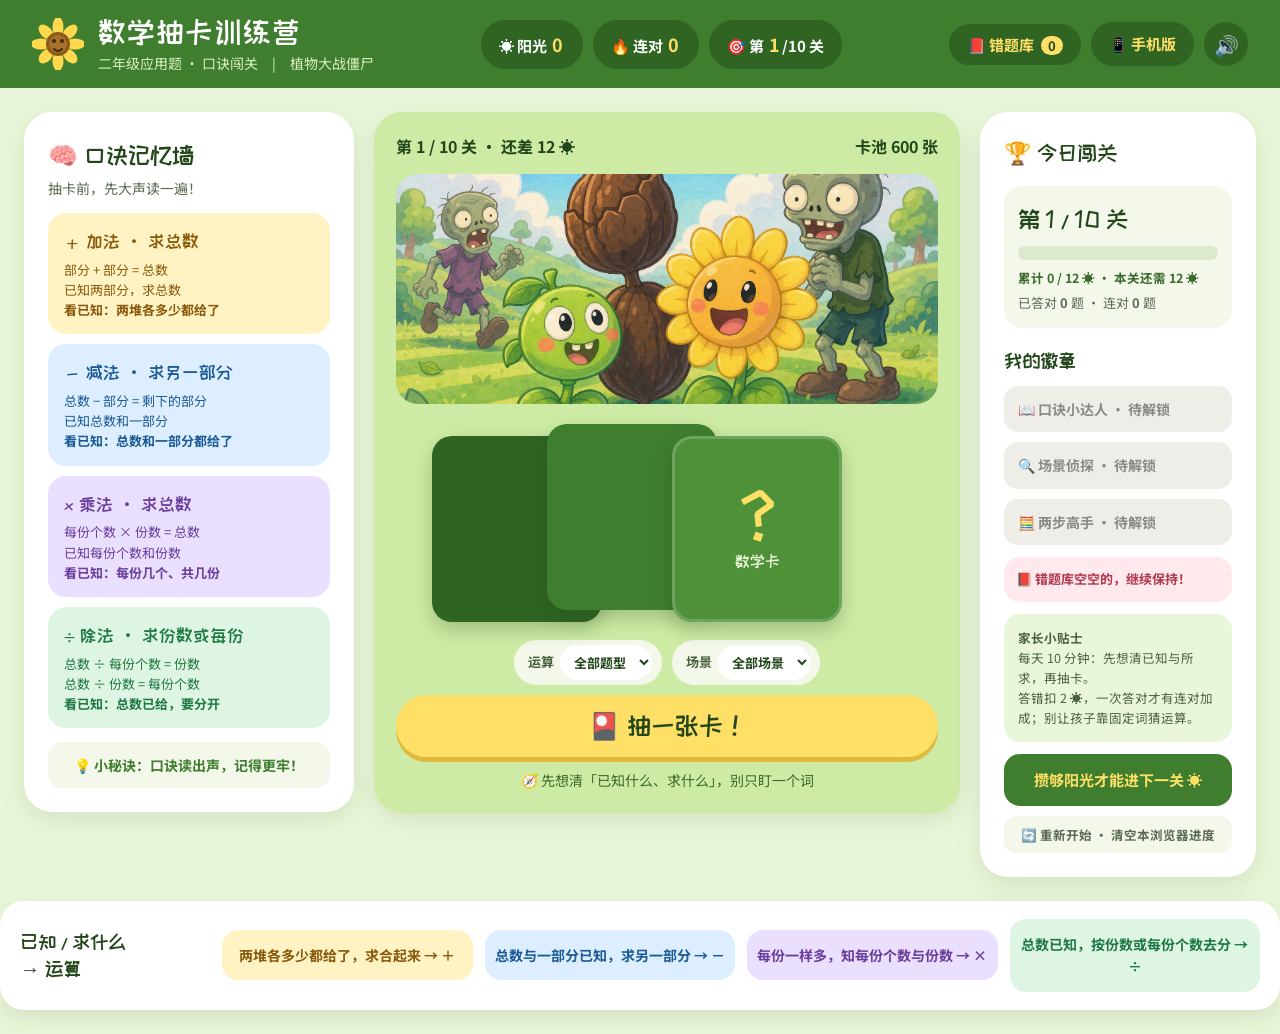
<file: index.html>
<!DOCTYPE html>
<html lang="zh-CN">
<head>
<meta charset="UTF-8">
<meta name="viewport" content="width=device-width, initial-scale=1">
<title>植物大战僵尸 · 数学抽卡训练营</title>
<link rel="preconnect" href="https://fonts.googleapis.com">
<link rel="preconnect" href="https://fonts.gstatic.com" crossorigin>
<link href="https://fonts.googleapis.com/css2?family=ZCOOL+KuaiLe&family=Noto+Sans+SC:wght@400;500;700;900&display=swap" rel="stylesheet">
<link rel="stylesheet" href="styles.css">
<script>
/* 窄屏自动进入手机版；桌面版本身完整保留，?desktop=1 可强制留在电脑版 */
(function(){
  try{
    if(location.search.indexOf('desktop=1')!==-1) return;
    if(sessionStorage.getItem('pvz-desktop')==='1') return;
    var mobileUA=/Android|iPhone|iPod|Windows Phone|Mobile/i.test(navigator.userAgent);
    /* 保留 ?desktop=1 之外的查询参数，避免带参访问时跳转后丢失 */
    if(window.innerWidth<=720 || (mobileUA && window.innerWidth<=900)) location.replace('m.html' + location.search);
  }catch(e){}
})();
document.addEventListener('DOMContentLoaded', function(){
  var a = document.getElementById('mobile-link');
  if (a) a.href = 'm.html' + location.search;
});
</script>
</head>
<body>

<header class="topbar">
  <div class="brand">
    <svg class="brand-icon" viewBox="0 0 52 52" aria-hidden="true">
      <g fill="#FFD84D">
        <ellipse cx="26" cy="9" rx="5.5" ry="10"/><ellipse cx="26" cy="43" rx="5.5" ry="10"/>
        <ellipse cx="9" cy="26" rx="10" ry="5.5"/><ellipse cx="43" cy="26" rx="10" ry="5.5"/>
        <ellipse cx="14" cy="14" rx="5.5" ry="9" transform="rotate(-45 14 14)"/>
        <ellipse cx="38" cy="38" rx="5.5" ry="9" transform="rotate(-45 38 38)"/>
        <ellipse cx="38" cy="14" rx="5.5" ry="9" transform="rotate(45 38 14)"/>
        <ellipse cx="14" cy="38" rx="5.5" ry="9" transform="rotate(45 14 38)"/>
      </g>
      <circle cx="26" cy="26" r="12" fill="#8C5A1B"/><circle cx="26" cy="26" r="9" fill="#A8702A"/>
      <circle cx="22" cy="23" r="2" fill="#3F2A12"/><circle cx="30" cy="23" r="2" fill="#3F2A12"/>
      <path d="M22 31 Q26 35 30 31" stroke="#3F2A12" stroke-width="2" stroke-linecap="round" fill="none"/>
    </svg>
    <div class="brand-text">
      <h1>数学抽卡训练营</h1>
      <p>二年级应用题 · 口诀闯关　|　植物大战僵尸</p>
    </div>
  </div>
  <div class="stats">
    <span class="stat">☀ 阳光 <b id="stat-sun">0</b></span>
    <span class="stat">🔥 连对 <b id="stat-streak">0</b></span>
    <span class="stat">🎯 第 <b id="stat-round">1</b>/10 关</span>
  </div>
  <div class="actions">
    <button class="ghost-btn" id="btn-review">📕 错题库 <span class="badge" id="review-badge">0</span></button>
    <a class="ghost-btn" id="mobile-link" href="m.html" style="text-decoration:none;display:inline-flex;align-items:center">📱 手机版</a>
    <button class="icon-btn" id="btn-sound" title="开关声音">🔊</button>
  </div>
</header>

<main class="layout" id="main-layout">

  <!-- 左：常驻口诀墙 -->
  <aside class="wall card" id="wall">
    <h2>🧠 口诀记忆墙</h2>
    <p class="sub">抽卡前，先大声读一遍！</p>

    <div class="rule-card rule-add">
      <h3>＋ 加法 · 求总数</h3>
      <p>部分 + 部分 = 总数<br>已知两部分，求总数<br><b>看已知：两堆各多少都给了</b></p>
    </div>
    <div class="rule-card rule-sub">
      <h3>－ 减法 · 求另一部分</h3>
      <p>总数 − 部分 = 剩下的部分<br>已知总数和一部分<br><b>看已知：总数和一部分都给了</b></p>
    </div>
    <div class="rule-card rule-mul">
      <h3>× 乘法 · 求总数</h3>
      <p>每份个数 × 份数 = 总数<br>已知每份个数和份数<br><b>看已知：每份几个、共几份</b></p>
    </div>
    <div class="rule-card rule-div">
      <h3>÷ 除法 · 求份数或每份</h3>
      <p>总数 ÷ 每份个数 = 份数<br>总数 ÷ 份数 = 每份个数<br><b>看已知：总数已给，要分开</b></p>
    </div>
    <div class="wall-tip">💡 小秘诀：口诀读出声，记得更牢！</div>
  </aside>

  <!-- 中：抽卡台 / 答题 / 错题库 -->
  <section class="center">

    <div id="view-home" class="view">
      <div class="stage card">
        <div class="stage-head">
          <span id="home-level">第 1 / 10 关 · 还差 12 ☀️</span>
          <span id="home-remain">卡池 600 张</span>
        </div>
        <img class="stage-art" src="assets/plants.png" alt="草坪上的植物和僵尸插画">
        <div class="deck" aria-hidden="true">
          <div class="card-back back-1"></div>
          <div class="card-back back-2"></div>
          <div class="card-back back-3"><span class="qmark">？</span><span class="back-label">数学卡</span></div>
        </div>
        <div class="pool-row" id="pool-row">
          <label class="pool-field">运算
            <select id="op-pool" aria-label="选择运算卡池">
              <option value="all">全部题型</option>
              <option value="single">单一运算</option>
              <option value="add">加法专项</option>
              <option value="sub">减法专项</option>
              <option value="mul">乘法专项</option>
              <option value="div">除法专项</option>
              <option value="mix">两步混合</option>
            </select>
          </label>
          <label class="pool-field">场景
            <select id="theme-pool" aria-label="选择场景卡池">
              <option value="all">全部场景</option>
              <option value="lawn">草坪</option>
              <option value="zombie">僵尸</option>
              <option value="sun">阳光</option>
              <option value="pool">泳池</option>
              <option value="night">夜晚</option>
              <option value="roof">屋顶</option>
              <option value="tool">道具</option>
              <option value="card">卡包</option>
            </select>
          </label>
        </div>
        <div class="review-tip" id="home-review-tip"></div>
        <button class="draw-btn" id="btn-draw">🎴 抽一张卡！</button>
        <p class="stage-hint">🧭 先想清「已知什么、求什么」，别只盯一个词</p>
      </div>
    </div>

    <div id="view-quiz" class="view hidden"><div id="quiz-content"></div></div>
    <div id="view-review" class="view hidden"><div id="review-content"></div></div>

  </section>

  <!-- 右：进度 / 徽章 / 家长提示 -->
  <aside class="side card" id="side">
    <h2>🏆 今日闯关</h2>
    <div class="progress-card">
      <h3>第 <span id="side-round">1</span> / 10 关</h3>
      <div class="progress-track"><div class="progress-fill" id="progress-fill"></div></div>
      <p id="progress-note">累计 0 / 12 ☀️ · 本关还需 12 ☀️</p>
      <p>已答对 <b id="stat-correct">0</b> 题 · 连对 <b id="stat-streak-side">0</b> 题</p>
    </div>
    <h3 class="side-title">我的徽章</h3>
    <div class="badge-row locked" id="badge-1">📖 口诀小达人 · 待解锁</div>
    <div class="badge-row locked" id="badge-2">🔍 场景侦探 · 待解锁</div>
    <div class="badge-row locked" id="badge-3">🧮 两步高手 · 待解锁</div>
    <div class="review-mini" id="review-mini">📕 错题库空空的，继续保持！</div>
    <div class="parent-tip">
      <b>家长小贴士</b><br>
      每天 10 分钟：先想清已知与所求，再抽卡。<br>
      答错扣 2 ☀️，一次答对才有连对加成；别让孩子靠固定词猜运算。
    </div>
    <div class="goal">攒够阳光才能进下一关 ☀️</div>
    <button class="reset-link" data-action="reset-ask">🔄 重新开始 · 清空本浏览器进度</button>
  </aside>
</main>

<footer class="cheatsheet">
  <span class="cheat-title">已知 / 求什么<br>→ 运算</span>
  <span class="cheat-item c-add">两堆各多少都给了，求合起来 → ＋</span>
  <span class="cheat-item c-sub">总数与一部分已知，求另一部分 → －</span>
  <span class="cheat-item c-mul">每份一样多，知每份个数与份数 → ×</span>
  <span class="cheat-item c-div">总数已知，按份数或每份个数去分 → ÷</span>
</footer>

<div class="reset-mask hidden" id="reset-modal" role="dialog" aria-modal="true" aria-labelledby="reset-title">
  <div class="reset-dialog">
    <h2 id="reset-title">🔄 重新开始？</h2>
    <p>会让这个浏览器回到「第 1 关 · 0 ☀️」，像第一次打开一样重新参与。</p>
    <ul>
      <li>阳光、关卡、连对、答题与答对次数、徽章</li>
      <li>错题库和全部间隔复习安排</li>
      <li>卡池选择（恢复为全部题型 + 全部场景）</li>
    </ul>
    <p>音效开关会保留；其他设备、其他网址的记录不受影响。</p>
    <p class="reset-warn">⚠️ 清空后不能撤销，建议由家长确认后再点。</p>
    <div class="reset-actions">
      <button class="reset-cancel" data-action="reset-cancel">再想想</button>
      <button class="reset-confirm" data-action="reset-confirm">确认重新开始</button>
    </div>
  </div>
</div>

<script src="questions.js"></script>
<script src="app.js"></script>
</body>
</html>
</file>
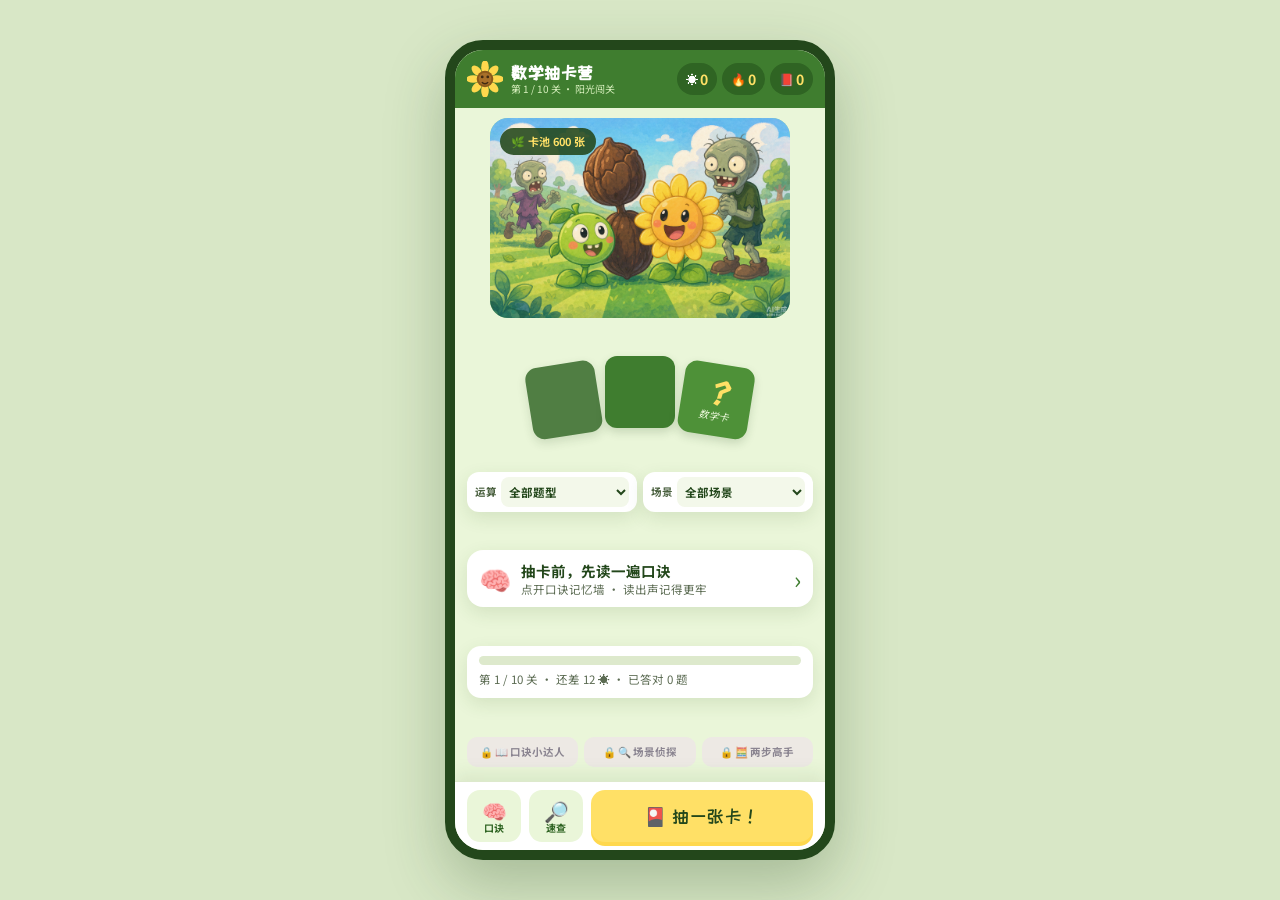
<file: m.html>
<!DOCTYPE html>
<html lang="zh-CN">
<head>
<meta charset="UTF-8">
<meta name="viewport" content="width=device-width, initial-scale=1, viewport-fit=cover">
<meta name="theme-color" content="#3F7D2F">
<meta name="apple-mobile-web-app-capable" content="yes">
<title>数学抽卡训练营 · 手机版</title>
<link rel="preconnect" href="https://fonts.googleapis.com">
<link rel="preconnect" href="https://fonts.gstatic.com" crossorigin>
<link href="https://fonts.googleapis.com/css2?family=ZCOOL+KuaiLe&family=Noto+Sans+SC:wght@400;500;700;900&display=swap" rel="stylesheet">
<link rel="stylesheet" href="mobile.css">
</head>
<body>
<div id="app">

  <header class="top">
    <div class="top-left">
      <svg class="sun-icon" viewBox="0 0 52 52" aria-hidden="true">
        <g fill="#FFD84D">
          <ellipse cx="26" cy="9" rx="5.5" ry="10"/><ellipse cx="26" cy="43" rx="5.5" ry="10"/>
          <ellipse cx="9" cy="26" rx="10" ry="5.5"/><ellipse cx="43" cy="26" rx="10" ry="5.5"/>
          <ellipse cx="14" cy="14" rx="5.5" ry="9" transform="rotate(-45 14 14)"/>
          <ellipse cx="38" cy="38" rx="5.5" ry="9" transform="rotate(-45 38 38)"/>
          <ellipse cx="38" cy="14" rx="5.5" ry="9" transform="rotate(45 38 14)"/>
          <ellipse cx="14" cy="38" rx="5.5" ry="9" transform="rotate(45 14 38)"/>
        </g>
        <circle cx="26" cy="26" r="12" fill="#8C5A1B"/><circle cx="26" cy="26" r="9" fill="#A8702A"/>
        <circle cx="22" cy="23" r="2" fill="#3F2A12"/><circle cx="30" cy="23" r="2" fill="#3F2A12"/>
        <path d="M22 31 Q26 35 30 31" stroke="#3F2A12" stroke-width="2" stroke-linecap="round" fill="none"/>
      </svg>
      <div class="top-title"><b>数学抽卡营</b><small id="top-sub">第 1 / 10 关 · 阳光闯关</small></div>
    </div>
    <div class="top-chips">
      <span class="chip">☀<b id="s-sun">0</b></span>
      <span class="chip">🔥<b id="s-streak">0</b></span>
      <button class="chip chip-btn" data-action="review" aria-label="打开错题库">📕<b id="s-review">0</b></button>
    </div>
  </header>

  <main class="body" id="body">

    <!-- 抽卡台 -->
    <section class="view" id="v-home">
      <div class="hero">
        <img src="assets/plants.png" alt="草坪上的植物和僵尸插画">
        <span class="hero-tag" id="home-level">🌿 卡池 600 张</span>
      </div>
      <div class="deck-mini" aria-hidden="true">
        <i></i><i></i><i><b>？</b><small>数学卡</small></i>
      </div>
        <div class="pool-row" id="pool-row">
          <label class="pool-field">运算
            <select id="op-pool" aria-label="选择运算卡池">
              <option value="all">全部题型</option>
              <option value="single">单一运算</option>
              <option value="add">加法专项</option>
              <option value="sub">减法专项</option>
              <option value="mul">乘法专项</option>
              <option value="div">除法专项</option>
              <option value="mix">两步混合</option>
            </select>
          </label>
          <label class="pool-field">场景
            <select id="theme-pool" aria-label="选择场景卡池">
              <option value="all">全部场景</option>
              <option value="lawn">草坪</option>
              <option value="zombie">僵尸</option>
              <option value="sun">阳光</option>
              <option value="pool">泳池</option>
              <option value="night">夜晚</option>
              <option value="roof">屋顶</option>
              <option value="tool">道具</option>
              <option value="card">卡包</option>
            </select>
          </label>
        </div>
      <div class="home-tip hidden" id="home-tip"></div>
      <button class="read-first" data-action="open-sheet" data-sheet="rules">
        <span class="rf-icon">🧠</span>
        <span class="rf-text"><b>抽卡前，先读一遍口诀</b><small>点开口诀记忆墙 · 读出声记得更牢</small></span>
        <em>›</em>
      </button>
      <div class="progress-mini">
        <div class="progress-line"><span id="progress-fill"></span></div>
        <p id="progress-note">第 1 / 10 关 · 还差 12 ☀️ · 已答对 <b>0</b> 题</p>
      </div>
      <div class="badge-mini" id="badge-mini"></div>
    </section>

    <!-- 答题 -->
    <section class="view hidden" id="v-quiz">
      <div class="q-head"><span id="q-tag">🎴 新抽到</span><span id="q-diff">难度 ★☆☆</span></div>
      <div class="q-art"><img id="q-img" src="assets/plants.png" alt="题目情境插画"></div>
      <div class="q-scene" id="q-scene"></div>
      <p class="q-text" id="q-text"></p>
      <div class="q-key" id="q-key"></div>

      <div id="q-single">
        <div class="q-label">这道题该用哪种运算？</div>
        <div class="op-grid" id="op-grid"></div>
        <div class="ans-row">
          <label>得数</label>
          <input id="ans-main" type="number" inputmode="numeric" placeholder="?">
          <span id="ans-unit">　</span>
        </div>
      </div>

      <div id="q-mix" class="hidden">
        <div class="step-bar">
          <span id="step-bar-1" class="active">第 1 步</span>
          <span id="step-bar-2">第 2 步</span>
        </div>
        <div class="step-carry hidden" id="step-carry"></div>
        <div class="q-label" id="step-label"></div>
        <div class="op-grid" id="op-grid-mix"></div>
        <div class="ans-row">
          <label>得数</label>
          <input id="ans-mix" type="number" inputmode="numeric" placeholder="?">
          <span>写在草稿纸上再填</span>
        </div>
        <div class="step-mnemonic locked" id="step-mnemonic">🔒 这一步的口诀，先自己想一想</div>
      </div>

      <button class="hint-toggle waiting" id="hint-toggle" data-action="hint" disabled>⏳ 先自己想一想 · 口诀提示 10 秒后出现</button>
      <div class="hint-box hidden" id="hint-box"></div>
      <button class="text-btn" data-action="add-wrong">📕 把这题加入错题库</button>
    </section>

    <!-- 错题库 -->
    <section class="view hidden" id="v-review">
      <div class="rv-stats" id="rv-stats"></div>
      <div class="rv-filters" id="rv-filters"></div>
      <div class="rv-list" id="rv-list"></div>
      <button class="wide-btn" data-action="review-start">▶ 开始复习抽卡（只抽到期错题）</button>
      <div class="rv-mech">
        <b>⏰ 间隔复习怎么安排？</b>
        <p>答错 → 10 分钟后本轮重练；之后每答对一次，间隔拉长一档：1 / 2 / 4 / 7 / 15 天。满级且连对 3 次标记「已掌握」。普通抽卡时到期错题会优先出现，但最多约三分之一。</p>
      </div>
      <button class="text-btn danger" data-action="clear-records">清空全部错题记录</button>
    </section>

  </main>

  <div class="fb-layer hidden" id="fb-layer"><div class="fb-card" id="fb-card"></div></div>

  <nav class="bottom">
    <button class="nav-btn" data-action="open-sheet" data-sheet="rules"><span>🧠</span><small>口诀</small></button>
    <button class="nav-btn" data-action="open-sheet" data-sheet="cheat"><span>🔎</span><small>速查</small></button>
    <button class="main-btn" id="main-btn" data-action="main">🎴 抽一张卡！</button>
  </nav>

  <div class="sheet-mask hidden" id="sheet-mask"></div>
  <section class="sheet hidden" id="sheet" aria-label="口诀与更多">
    <div class="sheet-grip"></div>
    <div class="sheet-head"><b id="sheet-title">口诀记忆墙</b><button data-action="close-sheet" aria-label="关闭">✕</button></div>
    <div class="sheet-tabs" id="sheet-tabs">
      <button data-action="sheet-tab" data-tab="rules" class="active">口诀墙</button>
      <button data-action="sheet-tab" data-tab="cheat">判断速查</button>
      <button data-action="sheet-tab" data-tab="more">进度 / 更多</button>
    </div>
    <div class="sheet-body" id="sheet-body"></div>
  </section>

  <div class="reset-mask hidden" id="reset-modal" role="dialog" aria-modal="true" aria-labelledby="reset-title">
    <div class="reset-dialog">
      <h2 id="reset-title">🔄 重新开始？</h2>
      <p>会让这个浏览器回到「第 1 关 · 0 ☀️」，像第一次打开一样重新参与。</p>
      <ul>
        <li>阳光、关卡、连对、答题与答对次数、徽章</li>
        <li>错题库和全部间隔复习安排</li>
        <li>卡池选择（恢复为全部题型 + 全部场景）</li>
      </ul>
      <p>音效开关会保留；其他设备、其他网址的记录不受影响。</p>
      <p class="reset-warn">⚠️ 清空后不能撤销，建议由家长确认后再点。</p>
      <div class="reset-actions">
        <button class="reset-cancel" data-action="reset-cancel">再想想</button>
        <button class="reset-confirm" data-action="reset-confirm">确认重新开始</button>
      </div>
    </div>
  </div>

</div>

<script src="questions.js"></script>
<script src="mobile.js"></script>
</body>
</html>
</file>
<file: styles.css>
:root{
  --bg:#EAF6D9;
  --green:#3F7D2F;
  --green-dark:#2F6423;
  --ink:#23471B;
  --muted:#5B6B52;
  --yellow:#FFE066;
  --yellow-deep:#FFD84D;
  --add-bg:#FFF3C4; --add-fg:#8A5A0C;
  --sub-bg:#DCEEFF; --sub-fg:#1D5B96;
  --mul-bg:#EADFFF; --mul-fg:#6A3F9E;
  --div-bg:#DFF5E4; --div-fg:#1F7A45;
  --ok:#1F7A45; --err:#B23A50;
  --shadow:0 8px 24px rgba(46,90,28,.12);
  --radius:28px;
}
*{box-sizing:border-box}
html,body{margin:0;padding:0}
body{
  background:var(--bg);
  color:var(--ink);
  font-family:"Noto Sans SC","PingFang SC","Microsoft YaHei",system-ui,sans-serif;
  font-size:16px;
  line-height:1.6;
  min-height:100vh;
}
h1,h2,h3,.display{font-family:"ZCOOL KuaiLe","Noto Sans SC","Microsoft YaHei",sans-serif;font-weight:400;margin:0}
button{font-family:inherit;cursor:pointer;border:0;background:none;color:inherit}
button:focus-visible,input:focus-visible{outline:3px solid var(--yellow-deep);outline-offset:2px}
.hidden{display:none !important}
.card{background:#fff;border-radius:var(--radius);box-shadow:var(--shadow);padding:24px}

/* ---------- 顶栏 ---------- */
.topbar{
  background:var(--green);color:#fff;
  padding:14px 32px;
  display:flex;align-items:center;justify-content:space-between;gap:24px;flex-wrap:wrap;
}
.brand{display:flex;align-items:center;gap:14px;min-width:300px}
.brand-icon{width:52px;height:52px;flex:0 0 52px}
.brand-text h1{font-size:30px;line-height:1.2;letter-spacing:1px}
.brand-text p{font-size:14px;color:#D8F0BE;margin:2px 0 0}
.stats{display:flex;gap:10px;flex-wrap:wrap}
.stat{
  background:var(--green-dark);border-radius:26px;padding:10px 18px;
  font-size:15px;font-weight:700;white-space:nowrap
}
.stat b{color:var(--yellow);font-size:18px;margin:0 2px}
.actions{display:flex;gap:10px;align-items:center}
.ghost-btn{
  background:var(--green-dark);color:var(--yellow);border-radius:26px;
  padding:10px 18px;font-size:15px;font-weight:700;white-space:nowrap
}
.ghost-btn:hover{background:#25521C}
.badge{display:inline-block;background:var(--yellow);color:var(--ink);border-radius:999px;min-width:22px;padding:0 6px;margin-left:4px;font-size:13px}
.icon-btn{background:var(--green-dark);color:#fff;width:44px;height:44px;border-radius:50%;font-size:20px}
.icon-btn.muted{opacity:.5}

/* ---------- 三栏布局 ---------- */
.layout{
  display:grid;
  grid-template-columns:330px minmax(0,1fr) 276px;
  gap:20px;
  padding:24px;
  max-width:1600px;margin:0 auto;
  align-items:start;
}
.layout.review-mode{grid-template-columns:minmax(0,1fr)}
.layout.review-mode .wall,.layout.review-mode .side{display:none}
.center{min-width:0}

/* ---------- 口诀墙 ---------- */
.wall h2{font-size:24px}
.wall .sub{font-size:14px;color:var(--muted);margin:2px 0 14px}
.rule-card{border-radius:18px;padding:14px 16px;margin-bottom:10px}
.rule-card h3{font-size:18px;margin-bottom:4px}
.rule-card p{font-size:13px;line-height:1.55;margin:0}
.rule-card p b{font-weight:700}
.rule-add{background:var(--add-bg);color:var(--add-fg)}
.rule-sub{background:var(--sub-bg);color:var(--sub-fg)}
.rule-mul{background:var(--mul-bg);color:var(--mul-fg)}
.rule-div{background:var(--div-bg);color:var(--div-fg)}
.wall-tip{background:#F3F8EA;border-radius:14px;padding:12px;text-align:center;font-size:14px;font-weight:700;color:var(--green);margin-top:14px}

/* ---------- 抽卡舞台 ---------- */
.stage{background:#CDEBA4;padding:22px;border-radius:var(--radius)}
.stage-head{display:flex;justify-content:space-between;gap:12px;font-size:16px;font-weight:700;color:var(--ink);margin-bottom:14px;flex-wrap:wrap}
.stage-art{width:100%;height:230px;object-fit:cover;object-position:center 45%;border-radius:22px;display:block}
.deck{height:210px;position:relative;margin:16px 0 6px}
.card-back{
  position:absolute;width:170px;height:186px;border-radius:20px;
  box-shadow:0 8px 18px rgba(31,70,20,.25);
}
.back-1{left:calc(50% - 235px);top:16px;background:#2F6423}
.back-2{left:calc(50% - 120px);top:4px;background:#3F7D2F}
.back-3{
  left:calc(50% + 5px);top:16px;background:#4E9138;
  display:flex;flex-direction:column;align-items:center;justify-content:center;gap:2px;
  border:3px solid rgba(255,255,255,.18)
}
.qmark{font-family:"ZCOOL KuaiLe",sans-serif;font-size:64px;color:var(--yellow);line-height:1}
.back-label{font-size:16px;color:#EAF6D9;font-family:"ZCOOL KuaiLe",sans-serif}
.mode-switch{display:flex;gap:10px;justify-content:center;flex-wrap:wrap;margin:10px 0}
.mode-btn{background:#fff;color:var(--muted);border-radius:999px;padding:9px 20px;font-size:14px;font-weight:700;border:2px solid transparent}
.mode-btn.active{background:var(--green);color:#fff;border-color:var(--green-dark)}
.pool-row{display:flex;gap:10px;justify-content:center;flex-wrap:wrap;margin:10px 0}
.pool-field{display:flex;align-items:center;gap:6px;background:#F3F8EA;border-radius:999px;padding:5px 10px 5px 14px;font-size:13px;font-weight:700;color:#4B6140}
.pool-field select{border:0;background:#fff;color:#23471B;border-radius:999px;padding:7px 10px;font-size:13px;font-weight:700;font-family:inherit;cursor:pointer;max-width:160px}
.progress-card p#progress-note{font-size:12.5px;font-weight:700;color:#3C6A2C;margin:0 0 5px}
.sun-detail{display:inline-block;background:#FFF3C4;color:#8A5A0C;border-radius:999px;padding:5px 12px;font-size:13px;font-weight:700;margin:2px 0 8px}
.review-tip{
  background:#FFF3C4;border-radius:14px;padding:10px 14px;text-align:center;
  font-size:14px;font-weight:700;color:#8A5A0C;margin:10px 0
}
.review-tip:empty{display:none}
.draw-btn{
  display:block;width:100%;background:var(--yellow);color:var(--ink);
  border-radius:34px;padding:16px;font-size:26px;
  font-family:"ZCOOL KuaiLe",sans-serif;box-shadow:0 5px 0 #E0B93F;transition:transform .12s
}
.draw-btn:hover{transform:translateY(-2px)}
.draw-btn:active{transform:translateY(2px);box-shadow:0 2px 0 #E0B93F}
.stage-hint{text-align:center;font-size:14px;color:#3C6A2C;margin:12px 0 0}

/* ---------- 右栏 ---------- */
.side h2{font-size:22px;margin-bottom:14px}
.progress-card{background:#F3F8EA;border-radius:18px;padding:14px;margin-bottom:16px}
.progress-card h3{font-size:24px;margin-bottom:8px}
.progress-track{height:14px;background:#DDE9CC;border-radius:7px;overflow:hidden;margin-bottom:8px}
.progress-fill{height:100%;width:10%;background:var(--yellow-deep);border-radius:7px;transition:width .4s}
.progress-card p{font-size:13px;color:var(--muted);margin:0}
.side-title{font-size:20px;margin:6px 0 10px}
.badge-row{border-radius:14px;padding:12px 14px;font-size:14px;font-weight:700;margin-bottom:10px}
.badge-row.locked{background:#EEEDE8;color:#8B8A83}
.badge-row.unlocked{background:var(--add-bg);color:var(--add-fg)}
.review-mini{background:#FFE9EC;color:var(--err);border-radius:16px;padding:12px;font-size:13px;font-weight:700;margin:12px 0}
.parent-tip{background:var(--bg);border-radius:16px;padding:14px;font-size:12.5px;line-height:1.6;color:#4B6140;margin-bottom:12px}
.goal{background:var(--green);color:var(--yellow);border-radius:16px;padding:14px;text-align:center;font-size:15px;font-weight:700}

/* ---------- 底部速查条 ---------- */
.cheatsheet{
  max-width:1600px;margin:0 auto 24px;background:#fff;border-radius:24px;
  box-shadow:var(--shadow);padding:18px 20px;display:flex;align-items:center;gap:12px
}
.cheat-title{font-family:"ZCOOL KuaiLe",sans-serif;font-size:20px;line-height:1.35;width:190px;flex:0 0 190px}
.cheat-item{flex:1;text-align:center;border-radius:16px;padding:14px 8px;font-size:14px;font-weight:700}
.c-add{background:var(--add-bg);color:var(--add-fg)}
.c-sub{background:var(--sub-bg);color:var(--sub-fg)}
.c-mul{background:var(--mul-bg);color:var(--mul-fg)}
.c-div{background:var(--div-bg);color:var(--div-fg)}

/* ---------- 答题卡 ---------- */
.quiz-card{background:#fff;border-radius:var(--radius);box-shadow:var(--shadow);padding:24px}
.quiz-head{display:flex;justify-content:space-between;align-items:center;gap:10px;flex-wrap:wrap;font-size:15px;font-weight:700;color:var(--green);margin-bottom:14px}
.quiz-tag{background:#EAF6D9;border-radius:999px;padding:6px 14px;font-size:13px;font-weight:700;color:var(--green-dark)}
.quiz-tag.review{background:#FFE9EC;color:var(--err)}
.quiz-art{width:100%;height:210px;object-fit:cover;object-position:center 45%;border-radius:22px;display:block;margin-bottom:14px}
.scene-pill{background:var(--bg);border-radius:22px;padding:10px;text-align:center;font-size:16px;font-weight:700;color:var(--green-dark);margin-bottom:14px}
.question-text{font-size:24px;font-weight:700;line-height:1.6;margin:0 0 14px}
.question-text mark{background:var(--yellow);border-radius:6px;padding:0 3px;color:var(--ink)}
.keyword-bar{background:var(--add-bg);color:var(--add-fg);border-radius:16px;padding:12px 16px;font-size:15px;font-weight:700;margin-bottom:16px}
.keyword-bar.mix{background:#F5F1FA;color:#5A4773}
.section-title{font-size:22px;margin:18px 0 12px}
.section-sub{font-size:14px;color:var(--muted);margin:-6px 0 12px}

.op-grid{display:grid;grid-template-columns:repeat(2,minmax(0,1fr));gap:12px;margin-bottom:14px}
.op-btn{
  background:#F3F8EA;border:2px solid #D9E5CB;border-radius:18px;
  min-height:78px;padding:10px;font-size:19px;font-weight:700;color:#4B6140;
  display:flex;flex-direction:column;align-items:center;justify-content:center;gap:2px;transition:all .12s
}
.op-btn small{font-size:12px;font-weight:500;opacity:.8}
.op-btn:hover{border-color:var(--green)}
.op-btn.selected{background:var(--yellow);border:3px solid var(--green);color:var(--ink)}
.op-grid.mini{grid-template-columns:repeat(4,minmax(0,1fr));gap:8px;margin:10px 0 12px}
.op-grid.mini .op-btn{min-height:56px;font-size:17px;border-radius:14px;padding:6px}
.op-grid.mini .op-btn small{display:none}

.answer-row{display:flex;align-items:center;gap:10px;flex-wrap:wrap;margin:6px 0 14px}
.answer-row label{font-size:16px;font-weight:700}
.answer-input{
  width:120px;height:56px;border:2px solid #D9E5CB;border-radius:14px;
  background:#FBFFF5;font-size:26px;font-weight:700;text-align:center;color:var(--ink);
  font-family:inherit
}
.answer-input:focus{border-color:var(--green);outline:none;background:#fff}
.answer-unit{font-size:16px;color:var(--muted)}
.answer-input.small{width:96px;height:48px;font-size:22px}

.step-card{border-radius:18px;padding:16px;margin-bottom:12px}
.step-card.s1{background:var(--add-bg)}
.step-card.s2{background:var(--mul-bg)}
.step-title{font-size:18px;margin-bottom:4px}
.step-key{font-size:13px;font-weight:700;margin-bottom:6px;opacity:.85}
.step-mnemonic{font-size:13px;font-weight:700;opacity:.85;margin-top:8px}
.step-arrow{text-align:center;font-size:13px;font-weight:700;color:var(--muted);margin:2px 0 10px}

.hint-toggle{background:var(--sub-bg);color:var(--sub-fg);border-radius:16px;padding:12px 16px;font-size:15px;font-weight:700;width:100%;margin-bottom:12px}
.hint-box{background:#F3F8EA;border-radius:16px;padding:14px 16px;font-size:15px;margin-bottom:14px}
.hint-box b{color:var(--green-dark)}
/* 口诀提示：等待中不出内容，倒计时结束才淡入 */
.hint-toggle.waiting,.hint-toggle:disabled{background:#E7EEDD;color:#4B6140;opacity:1;cursor:default;border:1px dashed #BFCFAE}
.step-mnemonic.locked{background:#F1F3EC;color:#8B9682;border:1px dashed #C9D3BC}
.hint-unlock-note{margin-top:8px;font-size:12.5px;font-weight:700;color:var(--muted)}
.hint-box.appear,.step-mnemonic.appear{animation:hintIn .35s ease-out}
@keyframes hintIn{from{opacity:0;transform:translateY(6px)}to{opacity:1;transform:none}}

.action-row{display:flex;gap:12px;flex-wrap:wrap;margin-top:14px}
.btn{border-radius:18px;padding:14px 22px;font-size:17px;font-weight:700;flex:1;min-width:140px;text-align:center}
.btn-primary{background:var(--green);color:#fff}
.btn-primary:hover{background:var(--green-dark)}
.btn-yellow{background:var(--yellow);color:var(--ink)}
.btn-soft{background:#F3F8EA;color:#4B6140}
.btn:disabled{opacity:.45;cursor:not-allowed}

.feedback{border-radius:18px;padding:16px 18px;margin-top:14px;font-size:15px}
.feedback.ok{background:var(--div-bg);color:var(--ok)}
.feedback.bad{background:#FFE9EC;color:var(--err)}
.feedback-title{font-size:20px;font-family:"ZCOOL KuaiLe",sans-serif;margin-bottom:6px}
.feedback-formula{font-size:22px;font-weight:700;margin:6px 0}
.feedback-explain{font-size:14px;line-height:1.6;margin-top:6px}
.feedback .mnemonic-line{font-size:16px;font-weight:700;margin-top:6px}

/* ---------- 错题库 ---------- */
.review-card{background:#fff;border-radius:var(--radius);box-shadow:var(--shadow);padding:26px}
.review-header{display:flex;justify-content:space-between;align-items:center;gap:12px;flex-wrap:wrap;margin-bottom:16px}
.review-header h2{font-size:28px}
.review-header p{font-size:14px;color:var(--muted);margin:4px 0 0}
.review-stats{display:grid;grid-template-columns:repeat(4,minmax(0,1fr));gap:12px;margin-bottom:18px}
.stat-box{border-radius:18px;padding:14px;text-align:center;background:#F3F8EA}
.stat-box.due{background:var(--add-bg)}
.stat-box.done{background:var(--div-bg)}
.stat-num{font-size:28px;font-weight:700;font-family:"ZCOOL KuaiLe",sans-serif;line-height:1.2}
.stat-label{font-size:13px;color:var(--muted)}
.review-mechanism{background:#F3F8EA;border-radius:18px;padding:16px 18px;margin-bottom:18px}
.review-mechanism h3{font-size:19px;margin-bottom:6px}
.review-mechanism p{font-size:13.5px;color:var(--muted);margin:0 0 10px}
.interval-table{display:flex;gap:8px;flex-wrap:wrap}
.interval-item{background:#fff;border-radius:12px;padding:8px 12px;font-size:12.5px;font-weight:700;color:var(--green-dark);flex:1;min-width:96px;text-align:center}
.interval-item span{display:block;font-size:11px;color:var(--muted);font-weight:400}
.review-toolbar{display:flex;gap:10px;flex-wrap:wrap;align-items:center;margin-bottom:14px}
.filter-btn{background:#F3F8EA;border-radius:999px;padding:9px 18px;font-size:14px;font-weight:700;color:var(--muted)}
.filter-btn.active{background:var(--green);color:#fff}
.toolbar-spacer{flex:1}
.danger-btn{background:#FFE9EC;color:var(--err);border-radius:999px;padding:9px 18px;font-size:14px;font-weight:700}
.record-list{display:flex;flex-direction:column;gap:10px}
.record-row{display:flex;align-items:center;gap:14px;border-radius:18px;padding:14px 16px;background:#FAFCF5;border:2px solid #EDF3E3;flex-wrap:wrap}
.record-main{flex:1;min-width:220px}
.record-title{font-size:16px;font-weight:700;line-height:1.45}
.record-meta{font-size:12.5px;color:var(--muted);margin-top:4px}
.record-status{border-radius:999px;padding:6px 12px;font-size:12px;font-weight:700;white-space:nowrap}
.status-due{background:var(--add-bg);color:var(--add-fg)}
.status-learning{background:var(--sub-bg);color:var(--sub-fg)}
.status-mastered{background:var(--div-bg);color:var(--div-fg)}
.record-actions{display:flex;gap:8px}
.small-btn{border-radius:12px;padding:9px 14px;font-size:13px;font-weight:700;background:var(--green);color:#fff;white-space:nowrap}
.small-btn.soft{background:#F3F8EA;color:#4B6140}
.empty-state{text-align:center;padding:44px 20px;color:var(--muted)}
.empty-state .big{font-size:44px;display:block;margin-bottom:8px}

/* ---------- 响应式 ---------- */
@media (max-width:1250px){
  .layout{grid-template-columns:280px minmax(0,1fr)}
  .side{grid-column:1 / -1;display:grid;grid-template-columns:repeat(2,minmax(0,1fr));gap:12px;align-items:center}
  .side h2,.side .side-title,.side .goal{grid-column:1 / -1;margin:0}
  .badge-row{margin:0}
  .review-mini,.parent-tip{margin:0}
}
@media (max-width:860px){
  .topbar{padding:14px 18px;gap:12px}
  .brand{min-width:0;flex:1 1 100%}
  .brand-text h1{font-size:24px}
  .stats{order:3;flex:1 1 100%}
  .stat{flex:1;text-align:center;padding:8px 10px;font-size:13px}
  .layout{grid-template-columns:minmax(0,1fr);padding:14px;gap:14px}
  .wall{order:2;display:flex;gap:10px;overflow-x:auto;padding:14px;align-items:stretch}
  .wall h2,.wall .sub,.wall-tip{display:none}
  .rule-card{min-width:210px;margin:0;flex:0 0 210px}
  .center{order:1}
  .side{order:3;display:block}
  .side>*{margin-bottom:10px}
  .cheatsheet{margin:0 14px 14px;overflow-x:auto;padding:14px}
  .cheat-title{flex:0 0 120px;width:120px;font-size:16px}
  .cheat-item{min-width:150px;font-size:13px}
  .question-text{font-size:21px}
  .review-stats{grid-template-columns:repeat(2,minmax(0,1fr))}
  .op-grid.mini{grid-template-columns:repeat(2,minmax(0,1fr))}
  .stage-art,.quiz-art{height:180px}
  .deck{height:180px}
  .card-back{width:130px;height:158px}
  .back-1{left:calc(50% - 185px)}.back-2{left:calc(50% - 100px)}.back-3{left:calc(50% - 10px)}
}

/* ---------- 重新开始：低调入口 + 二次确认 ---------- */
.reset-link{display:block;width:100%;margin-top:10px;padding:9px 10px;border-radius:12px;background:#F3F8EA;color:var(--muted);font-size:12.5px;font-weight:700;text-align:center}
.reset-link:hover{background:#FBE9EC;color:var(--err)}
.reset-mask{position:fixed;inset:0;z-index:80;background:rgba(20,40,14,.5);display:flex;align-items:center;justify-content:center;padding:20px}
.reset-dialog{width:min(100%,420px);max-height:calc(100vh - 40px);overflow-y:auto;background:#fff;border:3px solid var(--yellow-deep);border-radius:24px;padding:26px 26px 22px;box-shadow:0 24px 60px rgba(20,40,14,.28)}
.reset-dialog h2{font-size:24px;margin-bottom:10px}
.reset-dialog p{font-size:14px;color:var(--muted);margin:0 0 10px}
.reset-dialog ul{margin:0 0 12px;padding-left:20px;font-size:13.5px;line-height:1.8;color:var(--ink)}
.reset-dialog p.reset-warn{background:#FFF3F4;color:var(--err);border-radius:12px;padding:10px 12px;font-size:12.5px;font-weight:700;margin-bottom:0}
.reset-actions{display:flex;gap:10px;margin-top:18px}
.reset-actions button{flex:1;border-radius:14px;padding:12px 8px;font-size:14px;font-weight:700}
.reset-cancel{background:#F3F8EA;color:var(--green-dark)}
.reset-confirm{background:var(--err);color:#fff}
@media (max-width:1250px){ .reset-link{grid-column:1 / -1;margin:0} }
</file>
<file: mobile.css>
/* 手机版 · 竖屏单列，整页不滚动，只有内容区可滚，主操作栏常驻 */
:root{
  --bg:#EAF6D9; --green:#3F7D2F; --green-dark:#2F6423; --ink:#23471B;
  --muted:#5B6B52; --yellow:#FFE066; --yellow-deep:#FFD84D;
  --add-bg:#FFF3C4; --add-fg:#8A5A0C;
  --sub-bg:#DCEEFF; --sub-fg:#1D5B96;
  --mul-bg:#EADFFF; --mul-fg:#6A3F9E;
  --div-bg:#DFF5E4; --div-fg:#1F7A45;
  --ok:#1F7A45; --err:#B23A50;
  --line:#DDE9CC; --shadow:0 6px 18px rgba(46,90,28,.12);
}
*{box-sizing:border-box}
html,body{margin:0;padding:0;height:100%;overflow:hidden}
body{
  background:var(--bg);color:var(--ink);
  font-family:"Noto Sans SC","PingFang SC","Microsoft YaHei",system-ui,sans-serif;
  font-size:15px;line-height:1.5;-webkit-text-size-adjust:100%;
}
h1,h2,h3,.display{font-family:"ZCOOL KuaiLe","Noto Sans SC","Microsoft YaHei",sans-serif;font-weight:400;margin:0}
button{font-family:inherit;cursor:pointer;border:0;background:none;color:inherit}
button:focus-visible,input:focus-visible{outline:3px solid var(--yellow-deep);outline-offset:2px}
.hidden{display:none !important}
input[type=number]{-moz-appearance:textfield;appearance:textfield}
input[type=number]::-webkit-outer-spin-button,input[type=number]::-webkit-inner-spin-button{-webkit-appearance:none;margin:0}

#app{position:fixed;inset:0;display:flex;flex-direction:column;background:var(--bg);overflow:hidden}

/* ---------- 固定顶栏 ---------- */
.top{
  flex:0 0 auto;display:flex;align-items:center;justify-content:space-between;gap:8px;
  background:var(--green);color:#fff;
  padding:calc(env(safe-area-inset-top) + 8px) 12px 8px;min-height:58px;
}
.top-left{display:flex;align-items:center;gap:8px;min-width:0}
.sun-icon{width:36px;height:36px;flex:0 0 36px}
.top-title{display:flex;flex-direction:column;min-width:0;line-height:1.25}
.top-title b{font-family:"ZCOOL KuaiLe","Noto Sans SC",sans-serif;font-size:17px;letter-spacing:.5px;white-space:nowrap}
.top-title small{font-size:10px;color:#D8F0BE;white-space:nowrap;overflow:hidden;text-overflow:ellipsis}
.top-chips{display:flex;gap:5px;flex:0 0 auto}
.chip{
  display:inline-flex;align-items:center;gap:2px;background:var(--green-dark);
  border-radius:999px;padding:6px 9px;font-size:12px;font-weight:700;line-height:1;
}
.chip b{color:var(--yellow);font-size:14px}
.chip-btn{min-height:32px}

/* ---------- 内容区（唯一可滚动的部分） ---------- */
.body{
  flex:1 1 auto;min-height:0;overflow-y:auto;overscroll-behavior:contain;
  -webkit-overflow-scrolling:touch;padding:10px 12px 14px;
}
.view{display:flex;flex-direction:column;gap:9px}

/* ---------- 抽卡台 ---------- */
#v-home{min-height:100%;justify-content:space-between}
/* 首屏元素均匀分布；插画按原图 3:2 比例完整呈现，居中不裁切 */
.hero{
  position:relative;width:min(100%,300px);align-self:center;
  aspect-ratio:3 / 2;height:auto;
  border-radius:18px;overflow:hidden;background:#B9E28A;flex:0 0 auto;
}
.hero img{position:absolute;inset:0;display:block;width:100%;height:100%;object-fit:contain}
.hero-tag{
  position:absolute;left:10px;top:10px;background:rgba(35,71,27,.88);color:var(--yellow);
  font-size:11px;font-weight:700;padding:5px 11px;border-radius:999px;white-space:nowrap;
}
.deck-mini{display:flex;justify-content:center;align-items:center;gap:7px;height:76px;flex:0 0 auto}
.deck-mini i{
  width:70px;height:72px;border-radius:12px;background:#2F6423;
  display:flex;align-items:center;justify-content:center;flex-direction:column;
  box-shadow:0 4px 10px rgba(35,71,27,.18);
}
.deck-mini i:nth-child(1){transform:rotate(-9deg) translateY(5px);opacity:.82}
.deck-mini i:nth-child(2){background:var(--green);transform:translateY(-3px)}
.deck-mini i:nth-child(3){background:#4E9138;transform:rotate(9deg) translateY(5px);color:var(--yellow)}
.deck-mini b{font-family:"ZCOOL KuaiLe",sans-serif;font-size:30px;line-height:1}
.deck-mini small{font-size:10px;color:#EAF6D9}
.mode-seg{display:flex;gap:5px;background:#fff;border-radius:14px;padding:4px;box-shadow:var(--shadow);flex:0 0 auto}
.mode-seg button{
  flex:1;min-height:38px;border-radius:10px;font-size:12.5px;font-weight:700;color:var(--muted);
}
.mode-seg button.active{background:var(--green);color:#fff}
.pool-row{display:flex;gap:6px;flex:0 0 auto}
.pool-field{flex:1;min-width:0;display:flex;align-items:center;gap:4px;background:#fff;border-radius:12px;padding:5px 8px;box-shadow:var(--shadow);font-size:10.5px;font-weight:700;color:#4B6140;white-space:nowrap}
.pool-field select{flex:1;min-width:0;border:0;background:#F3F8EA;color:#23471B;border-radius:8px;padding:6px 4px;font-size:11.5px;font-weight:700;font-family:inherit}
.sun-detail{display:inline-block;background:#FFF3C4;color:#8A5A0C;border-radius:999px;padding:4px 10px;font-size:11.5px;font-weight:700;margin:2px 0 4px}
.home-tip{
  background:#FFF3C4;color:#8A5A0C;border-radius:12px;padding:9px 12px;
  font-size:12.5px;font-weight:700;flex:0 0 auto;
}
.read-first{
  display:flex;align-items:center;gap:10px;text-align:left;width:100%;
  background:#fff;border-radius:16px;padding:10px 12px;box-shadow:var(--shadow);flex:0 0 auto;
}
.rf-icon{font-size:26px;line-height:1}
.rf-text{display:flex;flex-direction:column;flex:1;min-width:0}
.rf-text b{font-size:14.5px}
.rf-text small{font-size:11.5px;color:var(--muted)}
.read-first em{font-size:24px;color:var(--green);font-style:normal}
.progress-mini{background:#fff;border-radius:14px;padding:10px 12px;box-shadow:var(--shadow);flex:0 0 auto}
.progress-line{height:9px;border-radius:999px;background:var(--line);overflow:hidden}
.progress-line span{display:block;height:100%;width:10%;border-radius:999px;background:var(--yellow-deep);transition:width .3s}
.progress-mini p{margin:6px 0 0;font-size:11.5px;color:var(--muted)}
.progress-mini b{color:var(--green)}
.badge-mini{display:flex;gap:6px;flex:0 0 auto;flex-wrap:wrap}
.badge-mini span{
  flex:1;min-width:0;text-align:center;font-size:10.5px;font-weight:700;
  padding:7px 4px;border-radius:10px;background:#EDE9E4;color:#8A8490;white-space:nowrap;
}
.badge-mini span.on{background:var(--yellow);color:var(--ink)}

/* ---------- 答题 ---------- */
.q-head{display:flex;justify-content:space-between;align-items:center;font-size:11.5px;font-weight:700;flex:0 0 auto}
.q-head span:first-child{background:#fff;border-radius:999px;padding:4px 11px;color:var(--green)}
.q-head span:first-child.review{background:#FFE9EC;color:var(--err)}
.q-head span:last-child{color:var(--muted)}
/* 题目情境插画同样完整呈现，不再被裁成一条横带 */
.q-art{
  width:min(100%,270px);align-self:center;aspect-ratio:3 / 2;height:auto;
  border-radius:12px;overflow:hidden;background:#B9E28A;flex:0 0 auto;
}
.q-art img{display:block;width:100%;height:100%;object-fit:contain}
.q-scene{
  background:#EAF6D9;border-radius:999px;padding:5px 12px;text-align:center;
  font-size:12px;font-weight:700;color:var(--green-dark);flex:0 0 auto;
}
.q-text{font-size:18px;line-height:1.55;font-weight:700;margin:0;flex:0 0 auto}
.q-text mark{background:var(--yellow);color:var(--ink);border-radius:4px;padding:0 2px}
.q-key{
  background:#FFF3C4;color:#8A5A0C;border-radius:12px;padding:8px 11px;
  font-size:12.5px;font-weight:700;flex:0 0 auto;
}
.q-label{font-size:14px;font-weight:700;flex:0 0 auto}
.op-grid{display:grid;grid-template-columns:1fr 1fr;gap:7px;flex:0 0 auto}
.op-btn{
  position:relative;min-height:56px;border-radius:13px;border:2px solid transparent;
  display:flex;flex-direction:column;align-items:center;justify-content:center;
  font-size:15px;font-weight:700;line-height:1.25;
}
.op-btn small{font-size:10.5px;font-weight:500;opacity:.8;margin-top:1px}
.op-add{background:var(--add-bg);color:var(--add-fg)}
.op-sub{background:var(--sub-bg);color:var(--sub-fg)}
.op-mul{background:var(--mul-bg);color:var(--mul-fg)}
.op-div{background:var(--div-bg);color:var(--div-fg)}
.op-btn.selected{box-shadow:0 0 0 3px rgba(63,125,47,.28);border-color:var(--green)}
.op-btn.selected::after{
  content:'✓';position:absolute;right:6px;top:3px;font-size:12px;
  color:var(--green-dark);font-weight:900;
}
.ans-row{
  display:flex;align-items:center;gap:9px;background:#fff;border-radius:13px;
  padding:7px 11px;box-shadow:var(--shadow);flex:0 0 auto;
}
.ans-row label{font-size:14px;font-weight:700;white-space:nowrap}
.ans-row input{
  width:80px;height:44px;flex:0 0 80px;font-family:inherit;font-size:20px;font-weight:700;
  text-align:center;border:2px solid var(--line);border-radius:10px;background:#FAFFF3;color:var(--ink);
}
.ans-row span{font-size:11px;color:var(--muted);line-height:1.3}
.step-bar{display:flex;gap:6px;flex:0 0 auto}
.step-bar span{
  flex:1;text-align:center;font-size:12px;font-weight:700;padding:7px;border-radius:10px;
  background:#EDEFE7;color:#8A9182;
}
.step-bar span.active{background:var(--green);color:#fff}
.step-bar span.done{background:#DFF5E4;color:var(--ok)}
.step-carry{
  background:#DFF5E4;color:var(--ok);border-radius:11px;padding:8px 11px;
  font-size:12.5px;font-weight:700;flex:0 0 auto;
}
.step-mnemonic{
  background:#F5F1FA;color:#5A4773;border-radius:11px;padding:8px 11px;
  font-size:12px;font-weight:700;flex:0 0 auto;
}
.hint-toggle{
  min-height:44px;border-radius:13px;background:#DCEEFF;color:#1D5B96;
  font-size:13.5px;font-weight:700;flex:0 0 auto;
}
.hint-box{
  background:#fff;border-radius:13px;padding:8px 12px;font-size:12.5px;line-height:1.5;
  color:#4B6140;box-shadow:var(--shadow);flex:0 0 auto;
}
.hint-box b{color:var(--ink)}
/* 口诀提示：等待中不出内容，倒计时结束才淡入 */
.hint-toggle.waiting,.hint-toggle:disabled{background:#E7EEDD;color:#4B6140;opacity:1;cursor:default;border:1px dashed #BFCFAE}
.step-mnemonic.locked{background:#F1F3EC;color:#8B9682;border:1px dashed #C9D3BC}
.hint-unlock-note{margin-top:6px;font-size:11.5px;font-weight:700;color:var(--muted)}
.hint-box.appear,.step-mnemonic.appear{animation:hintIn .35s ease-out}
@keyframes hintIn{from{opacity:0;transform:translateY(6px)}to{opacity:1;transform:none}}
.text-btn{min-height:34px;font-size:12.5px;font-weight:700;color:var(--green-dark);flex:0 0 auto}
.text-btn.danger{color:var(--err)}

/* ---------- 反馈浮层 ---------- */
.fb-layer{
  position:absolute;left:0;right:0;bottom:78px;z-index:35;padding:0 12px;pointer-events:none;
}
.fb-card{
  position:relative;pointer-events:auto;background:#fff;border-radius:16px;padding:12px 14px;
  box-shadow:0 10px 30px rgba(35,71,27,.28);border-left:5px solid var(--ok);
  max-height:190px;overflow-y:auto;animation:fbIn .22s ease-out;
}
@keyframes fbIn{from{opacity:0;transform:translateY(14px)}to{opacity:1;transform:none}}
.fb-card.bad{border-left-color:var(--err)}
.fb-close{position:absolute;right:8px;top:6px;font-size:16px;color:var(--muted);width:28px;height:28px}
.fb-title{font-size:16px;font-weight:900;margin-bottom:4px;color:var(--ok)}
.fb-card.bad .fb-title{color:var(--err)}
.fb-formula{font-family:"ZCOOL KuaiLe",sans-serif;font-size:20px;color:var(--ink);margin:2px 0}
.fb-line{font-size:12.5px;font-weight:700;color:var(--green-dark)}
.fb-explain{font-size:12px;line-height:1.55;color:#5B6B52;margin-top:4px}

/* ---------- 错题库 ---------- */
.rv-stats{display:grid;grid-template-columns:repeat(4,1fr);gap:6px;flex:0 0 auto}
.rv-stats div{background:#fff;border-radius:12px;padding:9px 4px;text-align:center;box-shadow:var(--shadow)}
.rv-stats b{display:block;font-size:20px;line-height:1.2;color:var(--green)}
.rv-stats small{font-size:10px;color:var(--muted)}
.rv-stats div.hot b{color:var(--err)}
.rv-filters{display:flex;gap:5px;overflow-x:auto;flex:0 0 auto;padding-bottom:2px}
.rv-filters button{
  flex:0 0 auto;min-height:36px;padding:0 12px;border-radius:999px;background:#fff;
  font-size:12px;font-weight:700;color:var(--muted);box-shadow:var(--shadow);
}
.rv-filters button.active{background:var(--green);color:#fff}
.rv-list{display:flex;flex-direction:column;gap:8px;flex:0 0 auto}
.rv-row{background:#fff;border-radius:14px;padding:10px 12px;box-shadow:var(--shadow)}
.rv-row-top{display:flex;justify-content:space-between;gap:8px;align-items:flex-start}
.rv-row b{font-size:13px;line-height:1.45}
.rv-status{flex:0 0 auto;font-size:10px;font-weight:700;padding:3px 7px;border-radius:999px;background:#F3F8EA;color:var(--muted)}
.rv-status.due{background:#FFE9EC;color:var(--err)}
.rv-status.mastered{background:#DFF5E4;color:var(--ok)}
.rv-row p{margin:5px 0 8px;font-size:11px;color:var(--muted);line-height:1.5}
.rv-row button{min-height:36px;padding:0 14px;border-radius:10px;background:var(--yellow);color:var(--ink);font-size:12px;font-weight:700}
.rv-empty{background:#fff;border-radius:14px;padding:24px 12px;text-align:center;font-size:13px;color:var(--muted);box-shadow:var(--shadow)}
.wide-btn{min-height:48px;border-radius:14px;background:var(--green);color:#fff;font-size:14px;font-weight:700;flex:0 0 auto}
.rv-mech{background:#fff;border-radius:14px;padding:11px 12px;box-shadow:var(--shadow);flex:0 0 auto}
.rv-mech b{font-size:13px}
.rv-mech p{margin:5px 0 0;font-size:11.5px;line-height:1.6;color:var(--muted)}

/* ---------- 固定底部主操作栏 ---------- */
.bottom{
  flex:0 0 auto;display:flex;gap:8px;align-items:center;
  padding:8px 12px calc(8px + env(safe-area-inset-bottom));
  background:#fff;border-top:1px solid var(--line);box-shadow:0 -6px 18px rgba(46,90,28,.10);
  z-index:20;
}
.nav-btn{
  flex:0 0 54px;height:52px;border-radius:13px;background:var(--bg);
  display:flex;flex-direction:column;align-items:center;justify-content:center;line-height:1.15;
}
.nav-btn span{font-size:20px}
.nav-btn small{font-size:10px;font-weight:700;color:var(--green-dark)}
.main-btn{
  flex:1;height:52px;border-radius:14px;background:var(--yellow);color:var(--ink);
  font-family:"ZCOOL KuaiLe","Noto Sans SC",sans-serif;font-size:18px;letter-spacing:.5px;
  box-shadow:0 4px 0 var(--yellow-deep);
}
.main-btn:active{transform:translateY(2px);box-shadow:0 2px 0 var(--yellow-deep)}

/* ---------- 底部抽屉 ---------- */
.sheet-mask{position:absolute;inset:0;z-index:39;background:rgba(20,40,14,.42)}
.sheet{
  position:absolute;left:0;right:0;bottom:0;z-index:40;
  max-height:74%;display:flex;flex-direction:column;
  background:var(--bg);border-radius:24px 24px 0 0;
  box-shadow:0 -12px 32px rgba(35,71,27,.22);animation:sheetIn .22s ease-out;
}
@keyframes sheetIn{from{transform:translateY(100%)}to{transform:none}}
.sheet-grip{width:42px;height:4px;border-radius:999px;background:#B9CBA6;margin:8px auto 2px;flex:0 0 auto}
.sheet-head{display:flex;align-items:center;justify-content:space-between;padding:4px 16px 6px;flex:0 0 auto}
.sheet-head b{font-family:"ZCOOL KuaiLe",sans-serif;font-size:18px}
.sheet-head button{width:36px;height:36px;font-size:18px;color:var(--muted)}
.sheet-tabs{display:flex;gap:5px;padding:0 12px 8px;flex:0 0 auto}
.sheet-tabs button{flex:1;min-height:38px;border-radius:11px;background:#fff;font-size:12px;font-weight:700;color:var(--muted)}
.sheet-tabs button.active{background:var(--green);color:#fff}
.sheet-body{overflow-y:auto;-webkit-overflow-scrolling:touch;padding:2px 12px calc(16px + env(safe-area-inset-bottom));display:flex;flex-direction:column;gap:8px}
.rule-card{border-radius:14px;padding:11px 13px}
.rule-card h3{font-size:16px;margin-bottom:3px}
.rule-card p{margin:0;font-size:12.5px;line-height:1.6;font-weight:700}
.rule-card small{display:block;margin-top:4px;font-size:11.5px;opacity:.85}
.rule-add{background:var(--add-bg);color:var(--add-fg)}
.rule-sub{background:var(--sub-bg);color:var(--sub-fg)}
.rule-mul{background:var(--mul-bg);color:var(--mul-fg)}
.rule-div{background:var(--div-bg);color:var(--div-fg)}
.sheet-note{background:#fff;border-radius:12px;padding:10px 12px;font-size:12px;font-weight:700;color:var(--green-dark)}
.cheat-row{display:flex;align-items:center;justify-content:space-between;gap:8px;border-radius:12px;padding:11px 13px;font-size:13px;font-weight:700}
.cheat-row em{font-style:normal;font-size:11px;opacity:.8}
.sheet-block{background:#fff;border-radius:14px;padding:11px 13px}
.sheet-block h3{font-size:15px;margin-bottom:4px}
.sheet-block p{margin:0;font-size:12px;line-height:1.6;color:var(--muted)}
.sheet-link{display:block;min-height:44px;border-radius:12px;background:#fff;font-size:13px;font-weight:700;color:var(--green-dark);text-align:left;padding:0 13px}

/* ---------- 轻提示 ---------- */
.toast{
  position:absolute;left:50%;bottom:88px;transform:translateX(-50%);z-index:60;
  background:var(--ink);color:#fff;padding:10px 18px;border-radius:999px;
  font-size:13px;font-weight:700;box-shadow:0 8px 24px rgba(0,0,0,.22);
  max-width:88%;text-align:center;opacity:0;transition:opacity .2s;pointer-events:none;
}
.toast.show{opacity:1}

/* ---------- 小屏收紧，保证单屏看全 ---------- */
@media (max-height:700px){
  .hero{width:min(100%,180px)}
  .q-art{width:min(100%,150px)}
  .deck-mini{height:62px}
  .deck-mini i{width:60px;height:58px}
  .q-text{font-size:17px}
  .op-btn{min-height:52px}
  .hint-toggle{min-height:40px}
  .hint-box{padding:5px 10px;font-size:11.5px;line-height:1.35}
  .view{gap:6px}
}
@media (max-width:340px){
  .top-title small{display:none}
  .chip{padding:6px 7px;font-size:11px}
  .q-text{font-size:16.5px}
}

/* ---------- 在电脑浏览器里以手机框预览，真机全屏 ---------- */
@media (min-width:721px){
  body{background:#D8E7C6;display:flex;align-items:center;justify-content:center}
  #app{
    position:relative;inset:auto;width:390px;height:min(820px,calc(100dvh - 40px));
    border:10px solid var(--ink);border-radius:38px;overflow:hidden;
    box-shadow:0 24px 60px rgba(35,71,27,.28);
  }
}

/* ---------- 重新开始：抽屉里的低调入口 + 二次确认 ---------- */
.sheet-link.reset{color:var(--err);border:1px solid #F2D6DB;margin-top:8px}
.reset-mask{position:absolute;inset:0;z-index:50;background:rgba(20,40,14,.5);display:flex;align-items:center;justify-content:center;padding:16px}
.reset-dialog{width:100%;max-width:340px;max-height:100%;overflow-y:auto;background:#fff;border:3px solid var(--yellow-deep);border-radius:20px;padding:18px 16px;box-shadow:0 16px 40px rgba(20,40,14,.28)}
.reset-dialog h2{font-size:20px;margin-bottom:8px}
.reset-dialog p{font-size:12.5px;color:var(--muted);margin:0 0 8px}
.reset-dialog ul{margin:0 0 10px;padding-left:18px;font-size:12px;line-height:1.65}
.reset-dialog p.reset-warn{background:#FFF3F4;color:var(--err);border-radius:10px;padding:8px 10px;font-size:11.5px;font-weight:700;margin-bottom:0}
.reset-actions{display:flex;gap:8px;margin-top:14px}
.reset-actions button{flex:1;border-radius:12px;padding:11px 6px;font-size:12.5px;font-weight:700}
.reset-cancel{background:#F3F8EA;color:var(--green-dark)}
.reset-confirm{background:var(--err);color:#fff}
</file>
